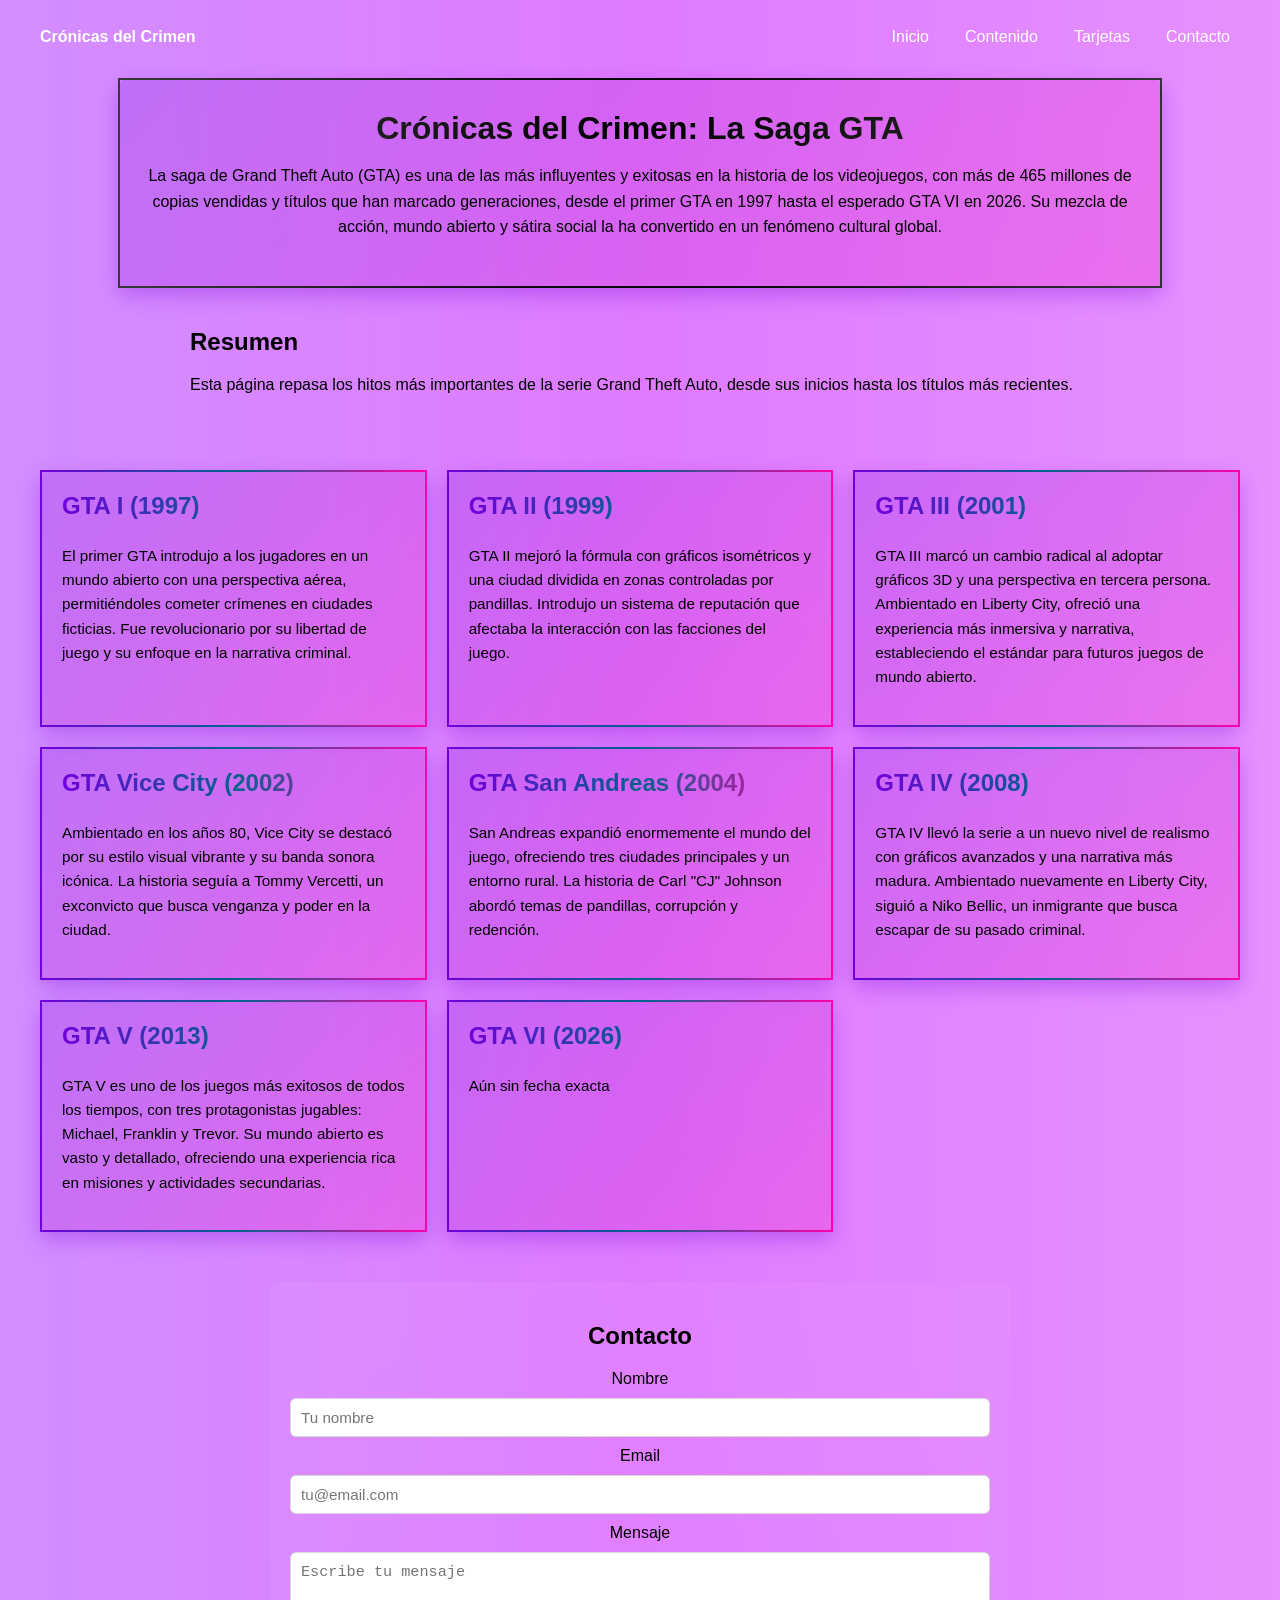
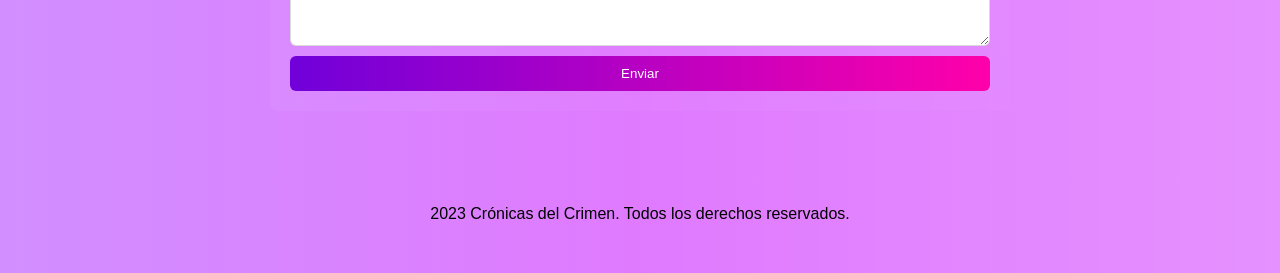
<file: Diagnostico/index.html>
<!DOCTYPE html>
<html lang="es">
<head>
    <meta charset="UTF-8">
    <meta name="viewport" content="width=device-width, initial-scale=1.0">
    <link rel="stylesheet" href="css/style.css">
    <title>Actividad diagnóstica</title>
</head>
<body>
    <header>
        <nav class="nav">
            <div class="logo">Crónicas del Crimen</div>
            <ul class="nav-links">
                <li><a href="#hero">Inicio</a></li>
                <li><a href="#contenido">Contenido</a></li>
                <li><a href="#tarjetas">Tarjetas</a></li>
                <li><a href="#contacto">Contacto</a></li>
            </ul>
        </nav>
    </header>

    <section id="hero" class="hero cards">
        <h1>Crónicas del Crimen: La Saga GTA</h1>
        <p>La saga de Grand Theft Auto (GTA) es una de las más influyentes y exitosas en la historia de los videojuegos, con más de 465 millones de copias vendidas y títulos que han marcado generaciones, desde el primer GTA en 1997 hasta el esperado GTA VI en 2026. Su mezcla de acción, mundo abierto y sátira social la ha convertido en un fenómeno cultural global.</p>
    </section>

    <main>
        <section id="contenido" class="contenido">
            <h2>Resumen</h2>
            <p>Esta página repasa los hitos más importantes de la serie Grand Theft Auto, desde sus inicios hasta los títulos más recientes.</p>
        </section>

        <section id="tarjetas" class="cards-container">
            <div class="card">
                <h3>GTA I (1997)</h3>
                <p>El primer GTA introdujo a los jugadores en un mundo abierto con una perspectiva aérea, permitiéndoles cometer crímenes en ciudades ficticias. Fue revolucionario por su libertad de juego y su enfoque en la narrativa criminal.</p>
            </div>

            <div class="card">
                <h3>GTA II (1999)</h3>
                <p>GTA II mejoró la fórmula con gráficos isométricos y una ciudad dividida en zonas controladas por pandillas. Introdujo un sistema de reputación que afectaba la interacción con las facciones del juego.</p>
            </div>

            <div class="card">
                <h3>GTA III (2001)</h3>
                <p>GTA III marcó un cambio radical al adoptar gráficos 3D y una perspectiva en tercera persona. Ambientado en Liberty City, ofreció una experiencia más inmersiva y narrativa, estableciendo el estándar para futuros juegos de mundo abierto.</p>
            </div>

            <div class="card">
                <h3>GTA Vice City (2002)</h3>
                <p>Ambientado en los años 80, Vice City se destacó por su estilo visual vibrante y su banda sonora icónica. La historia seguía a Tommy Vercetti, un exconvicto que busca venganza y poder en la ciudad.</p>
            </div>

            <div class="card">
                <h3>GTA San Andreas (2004)</h3>
                <p>San Andreas expandió enormemente el mundo del juego, ofreciendo tres ciudades principales y un entorno rural. La historia de Carl "CJ" Johnson abordó temas de pandillas, corrupción y redención.</p>
            </div>

            <div class="card">
                <h3>GTA IV (2008)</h3>
                <p>GTA IV llevó la serie a un nuevo nivel de realismo con gráficos avanzados y una narrativa más madura. Ambientado nuevamente en Liberty City, siguió a Niko Bellic, un inmigrante que busca escapar de su pasado criminal.</p>
            </div>

            <div class="card">
                <h3>GTA V (2013)</h3>
                <p>GTA V es uno de los juegos más exitosos de todos los tiempos, con tres protagonistas jugables: Michael, Franklin y Trevor. Su mundo abierto es vasto y detallado, ofreciendo una experiencia rica en misiones y actividades secundarias.</p>
            </div>

            <div class="card">
                <h3>GTA VI (2026)</h3>
                <p>Aún sin fecha exacta</p>
            </div>
        </section>

        <section id="contacto" class="contacto">
            <h2>Contacto</h2>
            <form action="#" method="post" class="contact-form">
                <label for="nombre">Nombre</label>
                <input type="text" id="nombre" name="nombre" placeholder="Tu nombre">

                <label for="email">Email</label>
                <input type="email" id="email" name="email" placeholder="tu@email.com">

                <label for="mensaje">Mensaje</label>
                <textarea id="mensaje" name="mensaje" rows="4" placeholder="Escribe tu mensaje"></textarea>

                <button type="submit">Enviar</button>
            </form>
        </section>
    </main>

    <footer>
        <p>2023 Crónicas del Crimen. Todos los derechos reservados.</p>
    </footer>
</body>
</html>
</file>
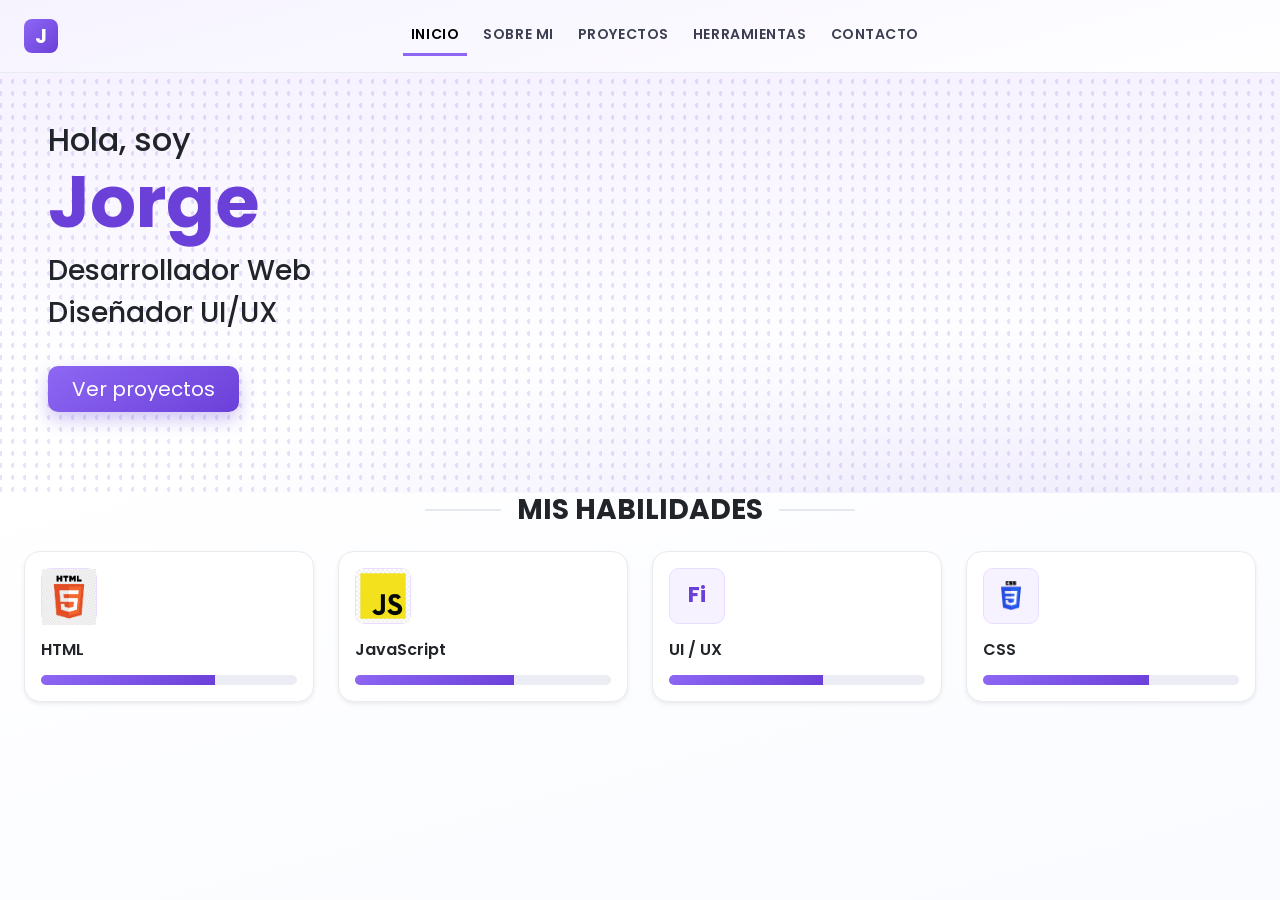
<file: proyecto_final/index.html>
<!DOCTYPE html>
<html lang="es">
<head>
    <meta charset="UTF-8">
    <meta name="viewport" content="width=device-width, initial-scale=1.0">
    <title>Inicio</title>
    <link href="https://cdn.jsdelivr.net/npm/bootstrap@5.3.8/dist/css/bootstrap.min.css" rel="stylesheet">
    <link rel="stylesheet" href="https://cdn.jsdelivr.net/npm/bootstrap-icons@1.11.3/font/bootstrap-icons.min.css">
    <link rel="stylesheet" href="assets/css/styles.css">
    <link href="https://fonts.googleapis.com/css2?family=Poppins:wght@400;500;600;700;800&display=swap" rel="stylesheet">
</head>
<body>
        <header class="border-bottom border-light-subtle">
            <nav class="navbar navbar-expand-md px-3 px-md-4 py-3">
                <a class="navbar-brand p-0" href="#" aria-label="Inicio">
                    <span class="brand-initial">J</span>
                </a>
                <button class="navbar-toggler border-0 p-0" type="button" data-bs-toggle="collapse" data-bs-target="#mainNav" aria-controls="mainNav" aria-expanded="false" aria-label="Mostrar menu">
                    <span class="navbar-toggler-icon"></span>
                </button>
                <div class="collapse navbar-collapse justify-content-center" id="mainNav">
                    <ul class="navbar-nav gap-md-2 text-uppercase fw-semibold small">
                        <li class="nav-item"><a class="nav-link active" aria-current="page" href="#">Inicio</a></li>
                        <li class="nav-item"><a class="nav-link" href="sobre-mi.html">Sobre mi</a></li>
                        <li class="nav-item"><a class="nav-link" href="proyecto.html">Proyectos</a></li>
                        <li class="nav-item"><a class="nav-link" href="herramientas.html">Herramientas</a></li>
                        <li class="nav-item"><a class="nav-link" href="contecto.html">Contacto</a></li>
                    </ul>
                </div>
            </nav>
        </header>

        <main>
            <section class="hero px-4 px-md-5 py-5">
                <div class="col-12 col-lg-7">
                    <h2 class="fw-medium mb-0">Hola, soy</h2>
                    <h1 class="display-2 fw-bolder text-primary mb-1">Jorge</h1>
                    <p class="fs-3 fw-medium mb-0 text-dark">Desarrollador Web</p>
                    <p class="fs-3 fw-medium text-dark">Diseñador UI/UX</p>
                    <a href="proyecto.html" class="btn btn-brand btn-lg mt-3 px-4">Ver proyectos</a>
                </div>
            </section>
            <section class="px-3 px-md-4 pb-4 pb-md-5" aria-labelledby="skills-title">
                <div class="d-flex align-items-center justify-content-center gap-3 mb-4">
                    <span class="line"></span>
                    <h3 id="skills-title" class="fw-bold mb-0">MIS HABILIDADES</h3>
                    <span class="line"></span>
                </div>

                <div class="row g-3 g-md-4">
                    <div class="col-6 col-md-3">
                        <article class="card h-100 border-light-subtle rounded-4 shadow-sm p-3">
                            <div class="skill-icon mb-3">
                                <img src="assets/img/logo-html5.png" alt="Icono de HTML y CSS" class="img-fluid skill-icon-img">
                            </div>
                            <h4 class="h6 fw-semibold mb-3">HTML</h4>
                            <div class="progress rounded-pill" role="progressbar" aria-label="HTML CSS" aria-valuenow="68" aria-valuemin="0" aria-valuemax="100">
                                <div class="progress-bar progress-brand" style="width: 68%"></div>
                            </div>
                        </article>
                    </div>

                    <div class="col-6 col-md-3">
                        <article class="card h-100 border-light-subtle rounded-4 shadow-sm p-3">
                            <div class="skill-icon mb-3">
                                <img src="assets/img/logo-javascript.png" alt="Icono de JavaScript" class="img-fluid skill-icon-img">
                            </div>
                            <h4 class="h6 fw-semibold mb-3">JavaScript</h4>
                            <div class="progress rounded-pill" role="progressbar" aria-label="JavaScript" aria-valuenow="62" aria-valuemin="0" aria-valuemax="100">
                                <div class="progress-bar progress-brand" style="width: 62%"></div>
                            </div>
                        </article>
                    </div>

                    <div class="col-6 col-md-3">
                        <article class="card h-100 border-light-subtle rounded-4 shadow-sm p-3">
                            <div class="skill-icon mb-3">Fi</div>
                            <h4 class="h6 fw-semibold mb-3">UI / UX</h4>
                            <div class="progress rounded-pill" role="progressbar" aria-label="UI UX" aria-valuenow="60" aria-valuemin="0" aria-valuemax="100">
                                <div class="progress-bar progress-brand" style="width: 60%"></div>
                            </div>
                        </article>
                    </div>

                    <div class="col-6 col-md-3">
                        <article class="card h-100 border-light-subtle rounded-4 shadow-sm p-3">
                            <div class="skill-icon mb-3">
                                <img src="assets/img/logo-css.png" alt="Icono de CSS" class="img-fluid skill-icon-img">
                            </div>
                            <h4 class="h6 fw-semibold mb-3">CSS</h4>
                            <div class="progress rounded-pill" role="progressbar" aria-label="CSS" aria-valuenow="65" aria-valuemin="0" aria-valuemax="100">
                                <div class="progress-bar progress-brand" style="width: 65%"></div>
                            </div>
                        </article>
                    </div>
                </div>
            </section>
        </main>


    <script src="https://cdn.jsdelivr.net/npm/bootstrap@5.3.8/dist/js/bootstrap.bundle.min.js"></script>
</body>
</html>
</file>
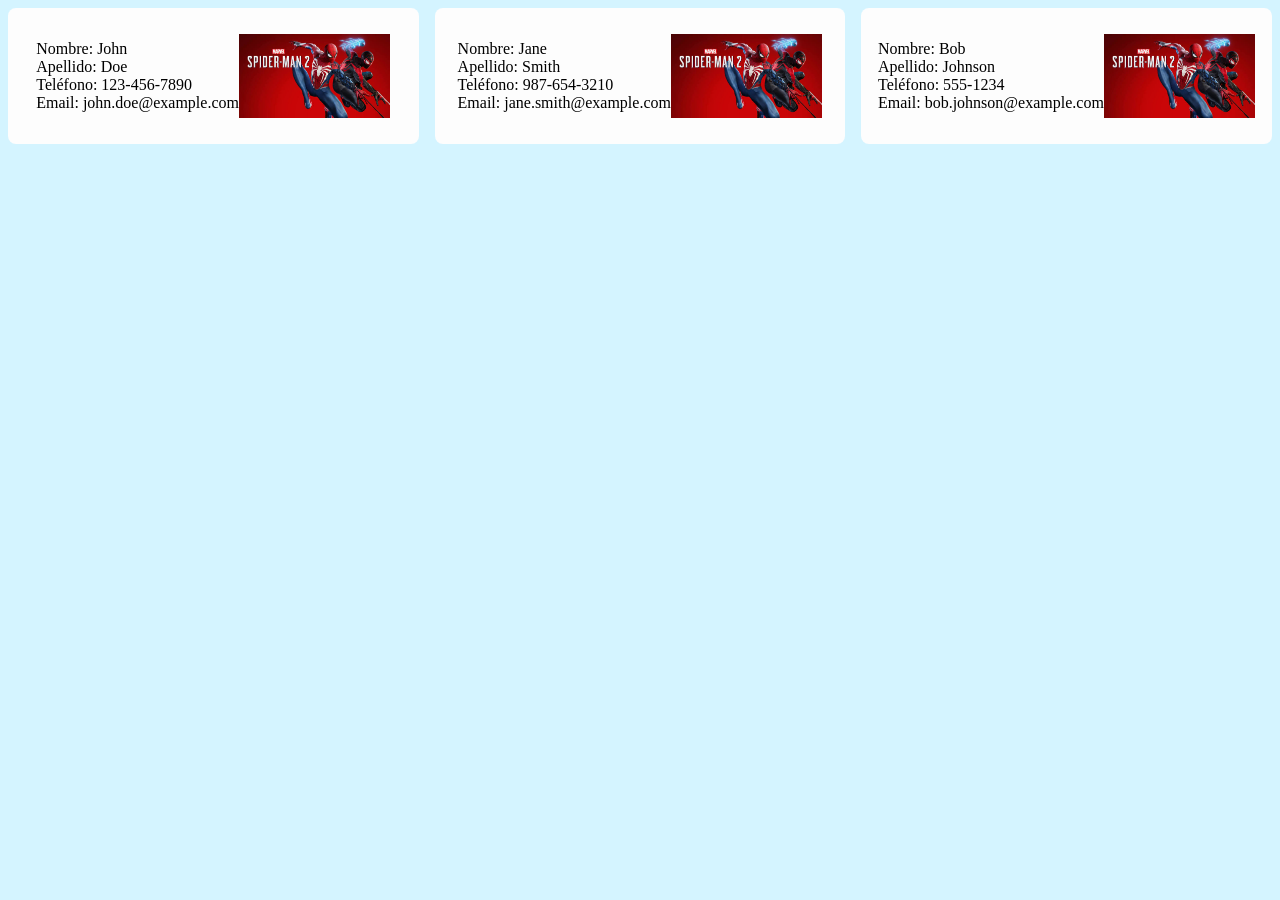
<file: Segundo_parcial/examen/ejercicio_1/index.html>
<!DOCTYPE html>
<html lang="en">
<head>
    <meta charset="UTF-8">
    <meta name="viewport" content="width=device-width, initial-scale=1.0">
    <title>Directorio</title>
    <link rel="stylesheet" href="assets/css/style.css">
</head>
<body>
    <section class="grid-directorio">
        <div class="card-usuario">
            <p>Nombre: John
            <br>
            Apellido: Doe
            <br>
            Teléfono: 123-456-7890
            <br>
           Email: john.doe@example.com</p>
           <img src="assets/img/usuario.jpg" alt="Usuario">
        </div>
        <div class="card-usuario">
            <p>Nombre: Jane
            <br>
            Apellido: Smith
            <br>
            Teléfono: 987-654-3210
            <br>
            Email: jane.smith@example.com</p>
            <img src="assets/img/usuario.jpg" alt="Usuario">
        </div>
        <div class="card-usuario">
            <p>Nombre: Bob
            <br>
            Apellido: Johnson
            <br>
            Teléfono: 555-1234
            <br>
            Email: bob.johnson@example.com</p>
            <img src="assets/img/usuario.jpg" alt="Usuario">
        </div>
    </section>
</body>
</html>
</file>
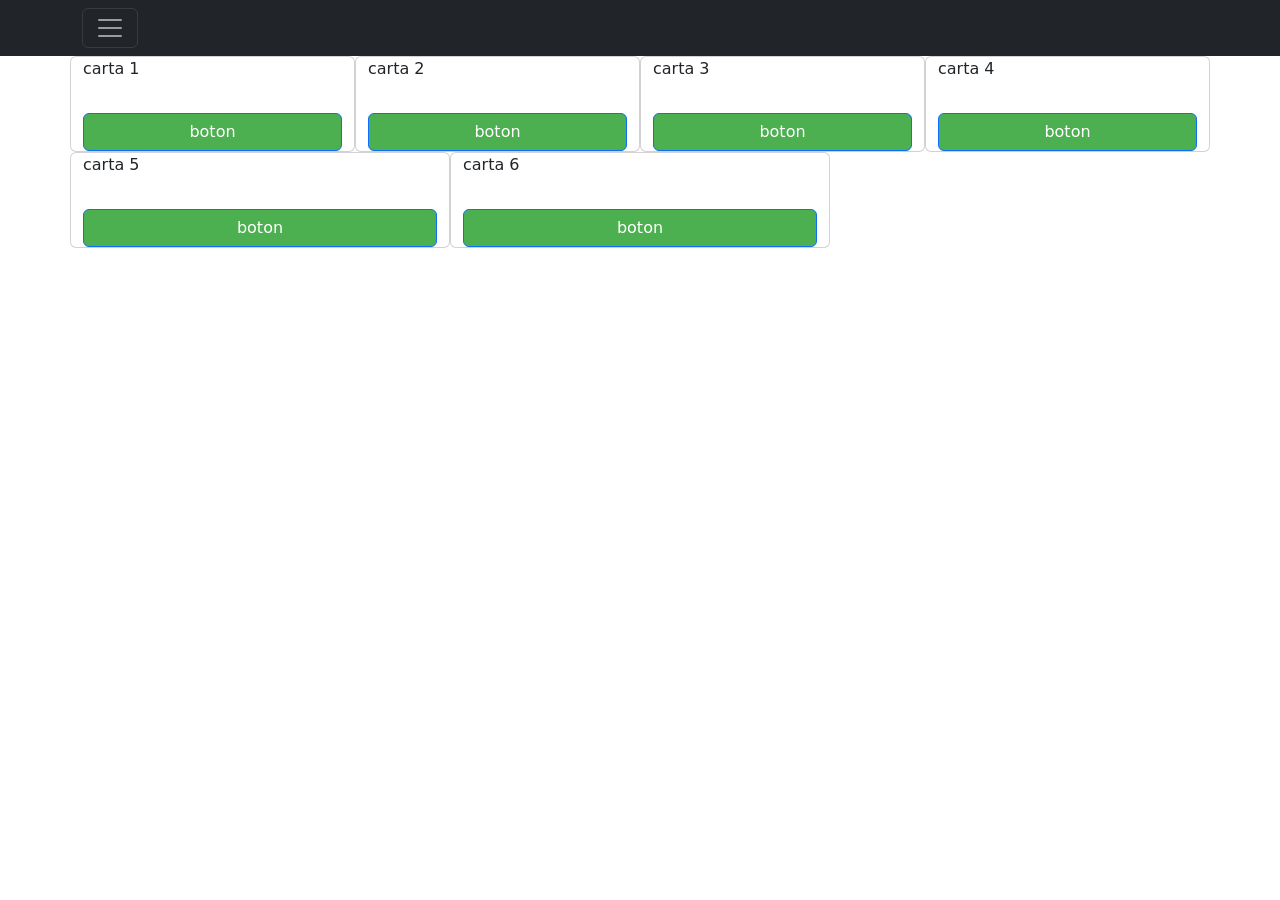
<file: Segundo_parcial/examen/ejercicio_2/index.html>
<!DOCTYPE html>
<html lang="en">
<head>
    <meta charset="UTF-8">
    <meta name="viewport" content="width=device-width, initial-scale=1.0">
    <title>bootstrap</title>
    <link href="https://cdn.jsdelivr.net/npm/bootstrap@5.3.0-alpha1/dist/css/bootstrap.min.css" rel="stylesheet">
    <link rel="stylesheet" href="assets/css/style.css">
</head>
<body>
    <nav class="navbar navbar-expand-xs navbar-dark bg-dark">
        <div class="container-md">
            <button class="navbar-toggler" type="button" data-bs-toggle="collapse" data-bs-target="#navbarNav" aria-controls="navbarNav">
                <span class="navbar-toggler-icon"></span>
            </button>
            <div class="collapse navbar-collapse" id="navbarNav">
                <ul class="navbar-nav">
                    <li class="nav-item">
                        <a class="nav-link active text-light" aria-current="page" href="#">incio</a>
                    </li>
                    <li class="nav-item">
                        <a class="nav-link text-light" href="#">contenido</a>
                    </li>
                    <li class="nav-item">
                        <a class="nav-link text-light" href="#">cartas</a>
                    </li>
                    <li class="nav-item">
                        <a class="nav-link disabled text-light" href="#">contacto</a>
                    </li>
                </ul>
            </div>
        </div>
    </nav>
    <main>
        <section class="container">
            <div class="row ">
                <div class=" card col-xs-12 col-sm-6 col-lg-3">
                    <p>carta 1</p>
                    <button id="boton" class="btn btn-primary mt-3" data-bs-toggle="modal" data-bs-target="#exampleModal">boton</button>
                </div>
                <div class=" card col-xs-12 col-sm-6 col-lg-3">
                    <p>carta 2</p>
                    <button id="boton" class="btn btn-primary mt-3" data-bs-toggle="modal" data-bs-target="#exampleModal">boton</button>
                </div>
                <div class=" card col-xs-12 col-sm-6 col-lg-3">
                    <p>carta 3</p>
                    <button id="boton" class="btn btn-primary mt-3" data-bs-toggle="modal" data-bs-target="#exampleModal">boton</button>
                </div>
                <div class=" card col-xs-12 col-sm-6 col-lg-3">
                    <p>carta 4</p>
                    <button id="boton" class="btn btn-primary mt-3" data-bs-toggle="modal" data-bs-target="#exampleModal">boton</button>
                </div>
                <div class=" card col-xs-12 col-sm-6 col-lg-4">
                    <p>carta 5</p>
                    <button id="boton" class="btn btn-primary mt-3" data-bs-toggle="modal" data-bs-target="#exampleModal">boton</button>
                </div>
                <div class=" card col-xs-12 col-sm-6 col-lg-4">
                    <p>carta 6</p>
                    <button id="boton" class="btn btn-primary mt-3" data-bs-toggle="modal" data-bs-target="#exampleModal">boton</button>
                </div>
            </div>
        </section>
    </main>
    <div class="modal fade" id="exampleModal">
        <div class="modal-dialog">
            <div class="modal-content">
                <div class="modal-header">
                    <h1 class="modal-title fs-5" id="exampleModalLabel">Ejemplo de modal</h1>
                </div>
                <div class="modal-body">
                    <p>Contenido del modal</p>
                </div>
                <div class="modal-footer">
                    <button type="button" class="btn btn-secondary" data-bs-dismiss="modal">Cerrar</button>
                </div>
            </div>
        </div>
    </div>
    <script src="https://cdn.jsdelivr.net/npm/bootstrap@5.3.0-alpha1/dist/js/bootstrap.bundle.min.js"></script>
</body>
</html>
</file>
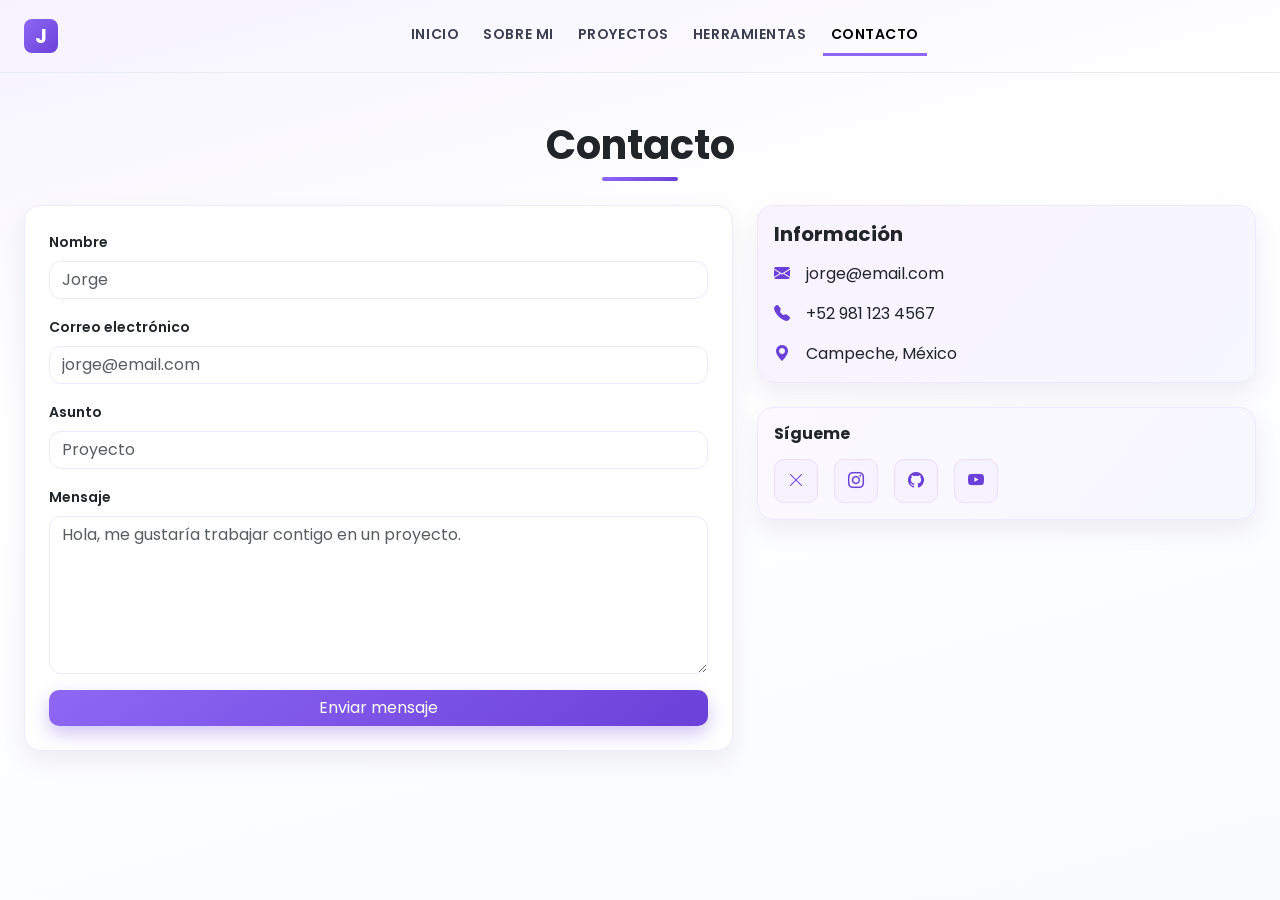
<file: proyecto_final/contecto.html>
<!DOCTYPE html>
<html lang="es">
<head>
    <meta charset="UTF-8">
    <meta name="viewport" content="width=device-width, initial-scale=1.0">
    <title>Contacto</title>
    <link href="https://cdn.jsdelivr.net/npm/bootstrap@5.3.8/dist/css/bootstrap.min.css" rel="stylesheet">
    <link rel="stylesheet" href="https://cdn.jsdelivr.net/npm/bootstrap-icons@1.11.3/font/bootstrap-icons.min.css">
    <link rel="stylesheet" href="assets/css/styles.css">
    <link href="https://fonts.googleapis.com/css2?family=Poppins:wght@400;500;600;700;800&display=swap" rel="stylesheet">
</head>
<body>
    <header class="border-bottom border-light-subtle">
        <nav class="navbar navbar-expand-md px-3 px-md-4 py-3">
            <a class="navbar-brand p-0" href="index.html" aria-label="Inicio">
                <span class="brand-initial">J</span>
            </a>
            <button class="navbar-toggler border-0 p-0" type="button" data-bs-toggle="collapse" data-bs-target="#mainNav" aria-controls="mainNav" aria-expanded="false" aria-label="Mostrar menu">
                <span class="navbar-toggler-icon"></span>
            </button>
            <div class="collapse navbar-collapse justify-content-center" id="mainNav">
                <ul class="navbar-nav gap-md-2 text-uppercase fw-semibold small">
                    <li class="nav-item"><a class="nav-link" href="index.html">Inicio</a></li>
                    <li class="nav-item"><a class="nav-link" href="sobre-mi.html">Sobre mi</a></li>
                    <li class="nav-item"><a class="nav-link" href="proyecto.html">Proyectos</a></li>
                    <li class="nav-item"><a class="nav-link" href="herramientas.html">Herramientas</a></li>
                    <li class="nav-item"><a class="nav-link active" aria-current="page" href="contecto.html">Contacto</a></li>
                </ul>
            </div>
        </nav>
    </header>

    <main class="px-3 px-md-4 py-4 py-md-5">
        <section class="mb-4 mb-md-5">
            <h1 class="text-center fw-bold mb-2">Contacto</h1>
            <div class="d-flex justify-content-center mb-4">
                <span class="title-underline"></span>
            </div>

            <div class="row g-4">
                <div class="col-12 col-md-7">
                    <div class="card rounded-4 p-4 shadow-soft contact-card">
                        <form>
                            <div class="mb-3">
                                <label class="form-label small fw-semibold">Nombre</label>
                                <input type="text" class="form-control contact-input" placeholder="Jorge">
                            </div>

                            <div class="mb-3">
                                <label class="form-label small fw-semibold">Correo electrónico</label>
                                <input type="email" class="form-control contact-input" placeholder="jorge@email.com">
                            </div>

                            <div class="mb-3">
                                <label class="form-label small fw-semibold">Asunto</label>
                                <input type="text" class="form-control contact-input" placeholder="Proyecto">
                            </div>

                            <div class="mb-3">
                                <label class="form-label small fw-semibold">Mensaje</label>
                                <textarea class="form-control contact-input" rows="6" placeholder="Hola, me gustaría trabajar contigo en un proyecto."></textarea>
                            </div>

                            <div class="d-grid">
                                <button type="submit" class="btn btn-brand">Enviar mensaje</button>
                            </div>
                        </form>
                    </div>
                </div>

                <div class="col-12 col-md-5">
                    <div class="card rounded-4 p-3 mb-4 shadow-soft contact-info">
                        <h3 class="h5 fw-bold mb-3">Información</h3>
                        <ul class="list-unstyled mb-0">
                            <li class="d-flex align-items-center mb-3"><i class="bi bi-envelope-fill me-3 text-primary"></i> <span>jorge@email.com</span></li>
                            <li class="d-flex align-items-center mb-3"><i class="bi bi-telephone-fill me-3 text-primary"></i> <span>+52 981 123 4567</span></li>
                            <li class="d-flex align-items-center"><i class="bi bi-geo-alt-fill me-3 text-primary"></i> <span>Campeche, México</span></li>
                        </ul>
                    </div>

                    <div class="card rounded-4 p-3 shadow-soft follow-card">
                        <h4 class="h6 fw-bold mb-3">Sígueme</h4>
                        <div class="d-flex gap-3">
                            <a href="#" class="social-icon"><i class="bi bi-x-lg"></i></a>
                            <a href="#" class="social-icon"><i class="bi bi-instagram"></i></a>
                            <a href="#" class="social-icon"><i class="bi bi-github"></i></a>
                            <a href="#" class="social-icon"><i class="bi bi-youtube"></i></a>
                        </div>
                    </div>
                </div>
            </div>
        </section>
    </main>

    <script src="https://cdn.jsdelivr.net/npm/bootstrap@5.3.8/dist/js/bootstrap.bundle.min.js"></script>
</body>
</html>
</file>
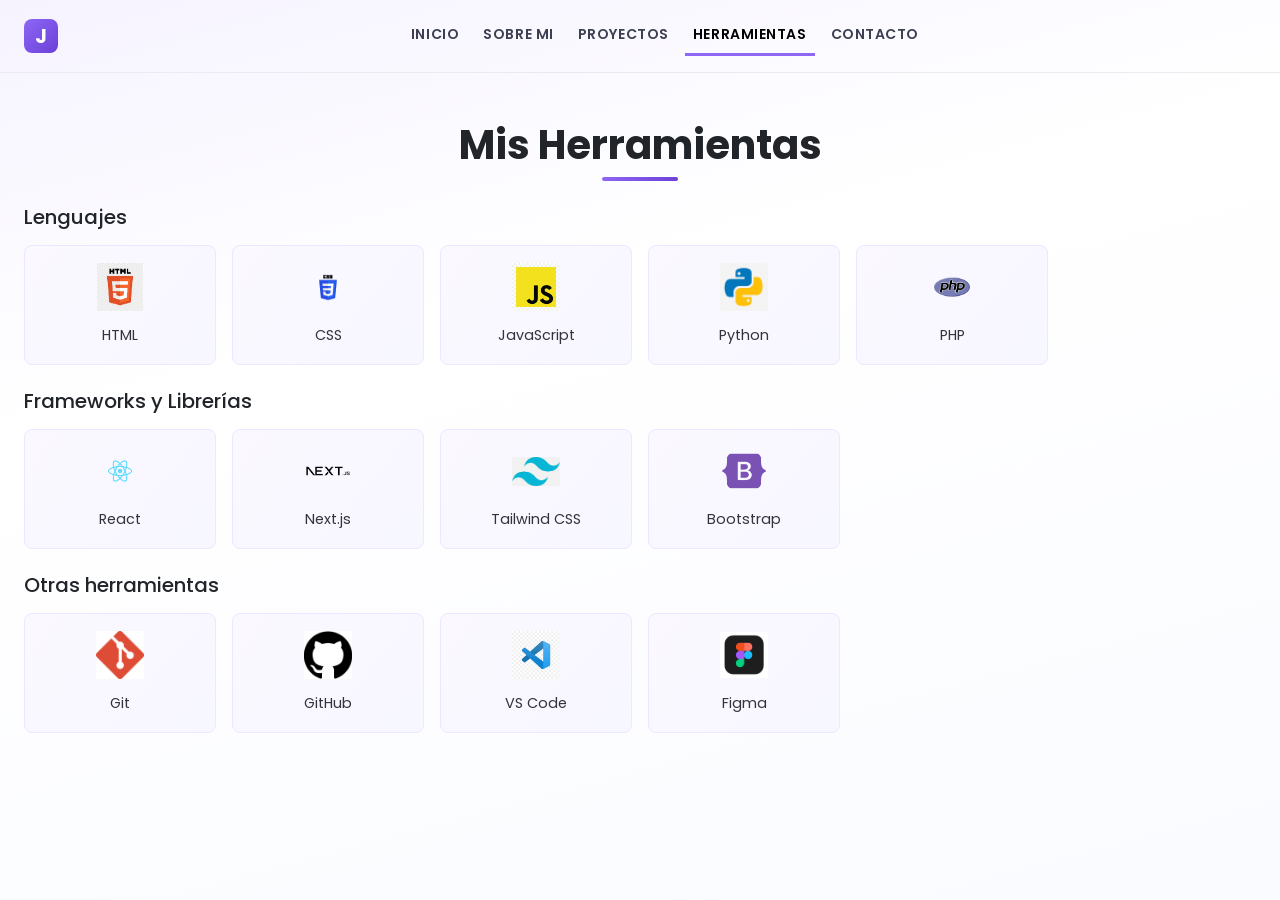
<file: proyecto_final/herramientas.html>
<!DOCTYPE html>
<html lang="es">
<head>
    <meta charset="UTF-8">
    <meta name="viewport" content="width=device-width, initial-scale=1.0">
    <title>Herramientas</title>
    <link href="https://cdn.jsdelivr.net/npm/bootstrap@5.3.8/dist/css/bootstrap.min.css" rel="stylesheet">
    <link rel="stylesheet" href="https://cdn.jsdelivr.net/npm/bootstrap-icons@1.11.3/font/bootstrap-icons.min.css">
    <link rel="stylesheet" href="assets/css/styles.css">
    <link href="https://fonts.googleapis.com/css2?family=Poppins:wght@400;500;600;700;800&display=swap" rel="stylesheet">
</head>
<body>
    <header class="border-bottom border-light-subtle">
        <nav class="navbar navbar-expand-md px-3 px-md-4 py-3">
            <a class="navbar-brand p-0" href="index.html" aria-label="Inicio">
                <span class="brand-initial">J</span>
            </a>
            <button class="navbar-toggler border-0 p-0" type="button" data-bs-toggle="collapse" data-bs-target="#mainNav" aria-controls="mainNav" aria-expanded="false" aria-label="Mostrar menu">
                <span class="navbar-toggler-icon"></span>
            </button>
            <div class="collapse navbar-collapse justify-content-center" id="mainNav">
                <ul class="navbar-nav gap-md-2 text-uppercase fw-semibold small">
                    <li class="nav-item"><a class="nav-link" href="index.html">Inicio</a></li>
                    <li class="nav-item"><a class="nav-link" href="sobre-mi.html">Sobre mi</a></li>
                    <li class="nav-item"><a class="nav-link" href="proyecto.html">Proyectos</a></li>
                    <li class="nav-item"><a class="nav-link active" aria-current="page" href="herramientas.html">Herramientas</a></li>
                    <li class="nav-item"><a class="nav-link" href="contecto.html">Contacto</a></li>
                </ul>
            </div>
        </nav>
    </header>

    <main class="px-3 px-md-4 py-4 py-md-5">
        <section class="mb-4 mb-md-5">
            <h1 class="text-center fw-bold mb-2">Mis Herramientas</h1>
            <div class="d-flex justify-content-center mb-4">
                <span class="title-underline"></span>
            </div>

            <h3 class="h5 mb-3">Lenguajes</h3>
            <div class="row g-3 mb-4">
                <div class="col-4 col-sm-3 col-md-2 text-center">
                    <div class="tool-card p-3 rounded-3">
                        <img src="assets/img/logo-html5.png" alt="HTML" class="tool-img mb-2">
                        <div class="tool-label">HTML</div>
                    </div>
                </div>
                <div class="col-4 col-sm-3 col-md-2 text-center">
                    <div class="tool-card p-3 rounded-3">
                        <img src="assets/img/logo-css.png" alt="CSS" class="tool-img mb-2">
                        <div class="tool-label">CSS</div>
                    </div>
                </div>
                <div class="col-4 col-sm-3 col-md-2 text-center">
                    <div class="tool-card p-3 rounded-3">
                        <img src="assets/img/logo-javascript.png" alt="JavaScript" class="tool-img mb-2">
                        <div class="tool-label">JavaScript</div>
                    </div>
                </div>
                <div class="col-4 col-sm-3 col-md-2 text-center">
                    <div class="tool-card p-3 rounded-3">
                        <img src="assets/img/logo-python.png" alt="Python" class="tool-img mb-2">
                        <div class="tool-label">Python</div>
                    </div>
                </div>
                <div class="col-4 col-sm-3 col-md-2 text-center">
                    <div class="tool-card p-3 rounded-3">
                        <img src="assets/img/logo-php.png" alt="PHP" class="tool-img mb-2">
                        <div class="tool-label">PHP</div>
                    </div>
                </div>
            </div>

            <h3 class="h5 mb-3">Frameworks y Librerías</h3>
            <div class="row g-3 mb-4">
                <div class="col-4 col-sm-3 col-md-2 text-center">
                    <div class="tool-card p-3 rounded-3">
                        <img src="assets/img/logo-react.png" alt="React" class="tool-img mb-2">
                        <div class="tool-label">React</div>
                    </div>
                </div>
                <div class="col-4 col-sm-3 col-md-2 text-center">
                    <div class="tool-card p-3 rounded-3">
                        <img src="assets/img/logo-next-js.png" alt="Next.js" class="tool-img mb-2">
                        <div class="tool-label">Next.js</div>
                    </div>
                </div>
                <div class="col-4 col-sm-3 col-md-2 text-center">
                    <div class="tool-card p-3 rounded-3">
                        <img src="assets/img/logo-tailwind.png" alt="Tailwind" class="tool-img mb-2">
                        <div class="tool-label">Tailwind CSS</div>
                    </div>
                </div>
                <div class="col-4 col-sm-3 col-md-2 text-center">
                    <div class="tool-card p-3 rounded-3">
                        <img src="assets/img/logo-bootstrap.png" alt="Bootstrap" class="tool-img mb-2">
                        <div class="tool-label">Bootstrap</div>
                    </div>
                </div>
            </div>

            <h3 class="h5 mb-3">Otras herramientas</h3>
            <div class="row g-3">
                <div class="col-4 col-sm-3 col-md-2 text-center">
                    <div class="tool-card p-3 rounded-3">
                        <img src="assets/img/logo-git.png" alt="Git" class="tool-img mb-2">
                        <div class="tool-label">Git</div>
                    </div>
                </div>
                <div class="col-4 col-sm-3 col-md-2 text-center">
                    <div class="tool-card p-3 rounded-3">
                        <img src="assets/img/logo-github.png" alt="GitHub" class="tool-img mb-2">
                        <div class="tool-label">GitHub</div>
                    </div>
                </div>
                <div class="col-4 col-sm-3 col-md-2 text-center">
                    <div class="tool-card p-3 rounded-3">
                        <img src="assets/img/logo-vscode.png" alt="VS Code" class="tool-img mb-2">
                        <div class="tool-label">VS Code</div>
                    </div>
                </div>
                <div class="col-4 col-sm-3 col-md-2 text-center">
                    <div class="tool-card p-3 rounded-3">
                        <img src="assets/img/logo-figma.png" alt="Figma" class="tool-img mb-2">
                        <div class="tool-label">Figma</div>
                    </div>
                </div>
            </div>
        </section>
    </main>

    <script src="https://cdn.jsdelivr.net/npm/bootstrap@5.3.8/dist/js/bootstrap.bundle.min.js"></script>
</body>
</html>
</file>
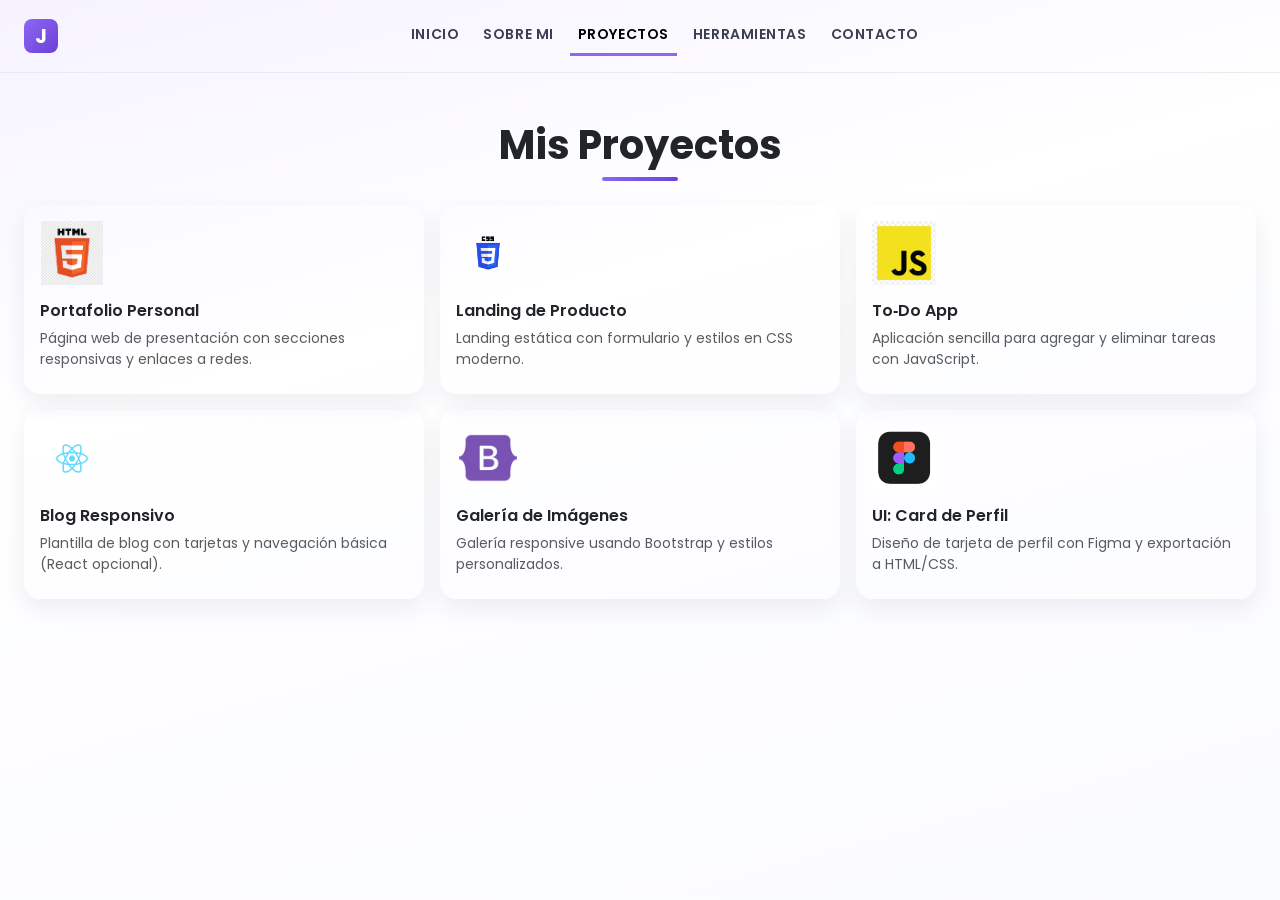
<file: proyecto_final/proyecto.html>
<!DOCTYPE html>
<html lang="es">
<head>
    <meta charset="UTF-8">
    <meta name="viewport" content="width=device-width, initial-scale=1.0">
    <title>Proyectos</title>
    <link href="https://cdn.jsdelivr.net/npm/bootstrap@5.3.8/dist/css/bootstrap.min.css" rel="stylesheet">
    <link rel="stylesheet" href="assets/css/styles.css">
    <link href="https://fonts.googleapis.com/css2?family=Poppins:wght@400;500;600;700;800&display=swap" rel="stylesheet">
</head>
<body>
    <header class="border-bottom border-light-subtle">
        <nav class="navbar navbar-expand-md px-3 px-md-4 py-3">
            <a class="navbar-brand p-0" href="index.html" aria-label="Inicio">
                <span class="brand-initial">J</span>
            </a>
            <button class="navbar-toggler border-0 p-0" type="button" data-bs-toggle="collapse" data-bs-target="#mainNav" aria-controls="mainNav" aria-expanded="false" aria-label="Mostrar menu">
                <span class="navbar-toggler-icon"></span>
            </button>
            <div class="collapse navbar-collapse justify-content-center" id="mainNav">
                <ul class="navbar-nav gap-md-2 text-uppercase fw-semibold small">
                    <li class="nav-item"><a class="nav-link" href="index.html">Inicio</a></li>
                    <li class="nav-item"><a class="nav-link" href="sobre-mi.html">Sobre mi</a></li>
                    <li class="nav-item"><a class="nav-link active" aria-current="page" href="proyecto.html">Proyectos</a></li>
                    <li class="nav-item"><a class="nav-link" href="herramientas.html">Herramientas</a></li>
                    <li class="nav-item"><a class="nav-link" href="contecto.html">Contacto</a></li>
                </ul>
            </div>
        </nav>
    </header>

    <main class="px-3 px-md-4 py-4 py-md-5">
        <section class="mb-4 mb-md-5">
            <h1 class="text-center fw-bold mb-2">Mis Proyectos</h1>
            <div class="d-flex justify-content-center mb-4">
                <span class="title-underline"></span>
            </div>
            <div class="row g-3">
                <!-- Proyecto 1 -->
                <div class="col-12 col-sm-6 col-md-4">
                    <article class="project-card rounded-4 p-3 shadow-soft">
                        <img src="assets/img/logo-html5.png" alt="Portafolio" class="project-thumb mb-3">
                        <h3 class="h6 fw-semibold">Portafolio Personal</h3>
                        <p class="mb-2 text-muted small">Página web de presentación con secciones responsivas y enlaces a redes.</p>
                    </article>
                </div>

                <!-- Proyecto 2 -->
                <div class="col-12 col-sm-6 col-md-4">
                    <article class="project-card rounded-4 p-3 shadow-soft">
                        <img src="assets/img/logo-css.png" alt="Landing" class="project-thumb mb-3">
                        <h3 class="h6 fw-semibold">Landing de Producto</h3>
                        <p class="mb-2 text-muted small">Landing estática con formulario y estilos en CSS moderno.</p>
                    </article>
                </div>

                <!-- Proyecto 3 -->
                <div class="col-12 col-sm-6 col-md-4">
                    <article class="project-card rounded-4 p-3 shadow-soft">
                        <img src="assets/img/logo-javascript.png" alt="To-Do" class="project-thumb mb-3">
                        <h3 class="h6 fw-semibold">To‑Do App</h3>
                        <p class="mb-2 text-muted small">Aplicación sencilla para agregar y eliminar tareas con JavaScript.</p>
                    </article>
                </div>

                <!-- Proyecto 4 -->
                <div class="col-12 col-sm-6 col-md-4">
                    <article class="project-card rounded-4 p-3 shadow-soft">
                        <img src="assets/img/logo-react.png" alt="Blog" class="project-thumb mb-3">
                        <h3 class="h6 fw-semibold">Blog Responsivo</h3>
                        <p class="mb-2 text-muted small">Plantilla de blog con tarjetas y navegación básica (React opcional).</p>
                    </article>
                </div>

                <!-- Proyecto 5 -->
                <div class="col-12 col-sm-6 col-md-4">
                    <article class="project-card rounded-4 p-3 shadow-soft">
                        <img src="assets/img/logo-bootstrap.png" alt="Galería" class="project-thumb mb-3">
                        <h3 class="h6 fw-semibold">Galería de Imágenes</h3>
                        <p class="mb-2 text-muted small">Galería responsive usando Bootstrap y estilos personalizados.</p>
                    </article>
                </div>

                <!-- Proyecto 6 -->
                <div class="col-12 col-sm-6 col-md-4">
                    <article class="project-card rounded-4 p-3 shadow-soft">
                        <img src="assets/img/logo-figma.png" alt="Card" class="project-thumb mb-3">
                        <h3 class="h6 fw-semibold">UI: Card de Perfil</h3>
                        <p class="mb-2 text-muted small">Diseño de tarjeta de perfil con Figma y exportación a HTML/CSS.</p>
                    </article>
                </div>
            </div>
        </section>
    </main>

    <script src="https://cdn.jsdelivr.net/npm/bootstrap@5.3.8/dist/js/bootstrap.bundle.min.js"></script>
</body>
</html>
</file>
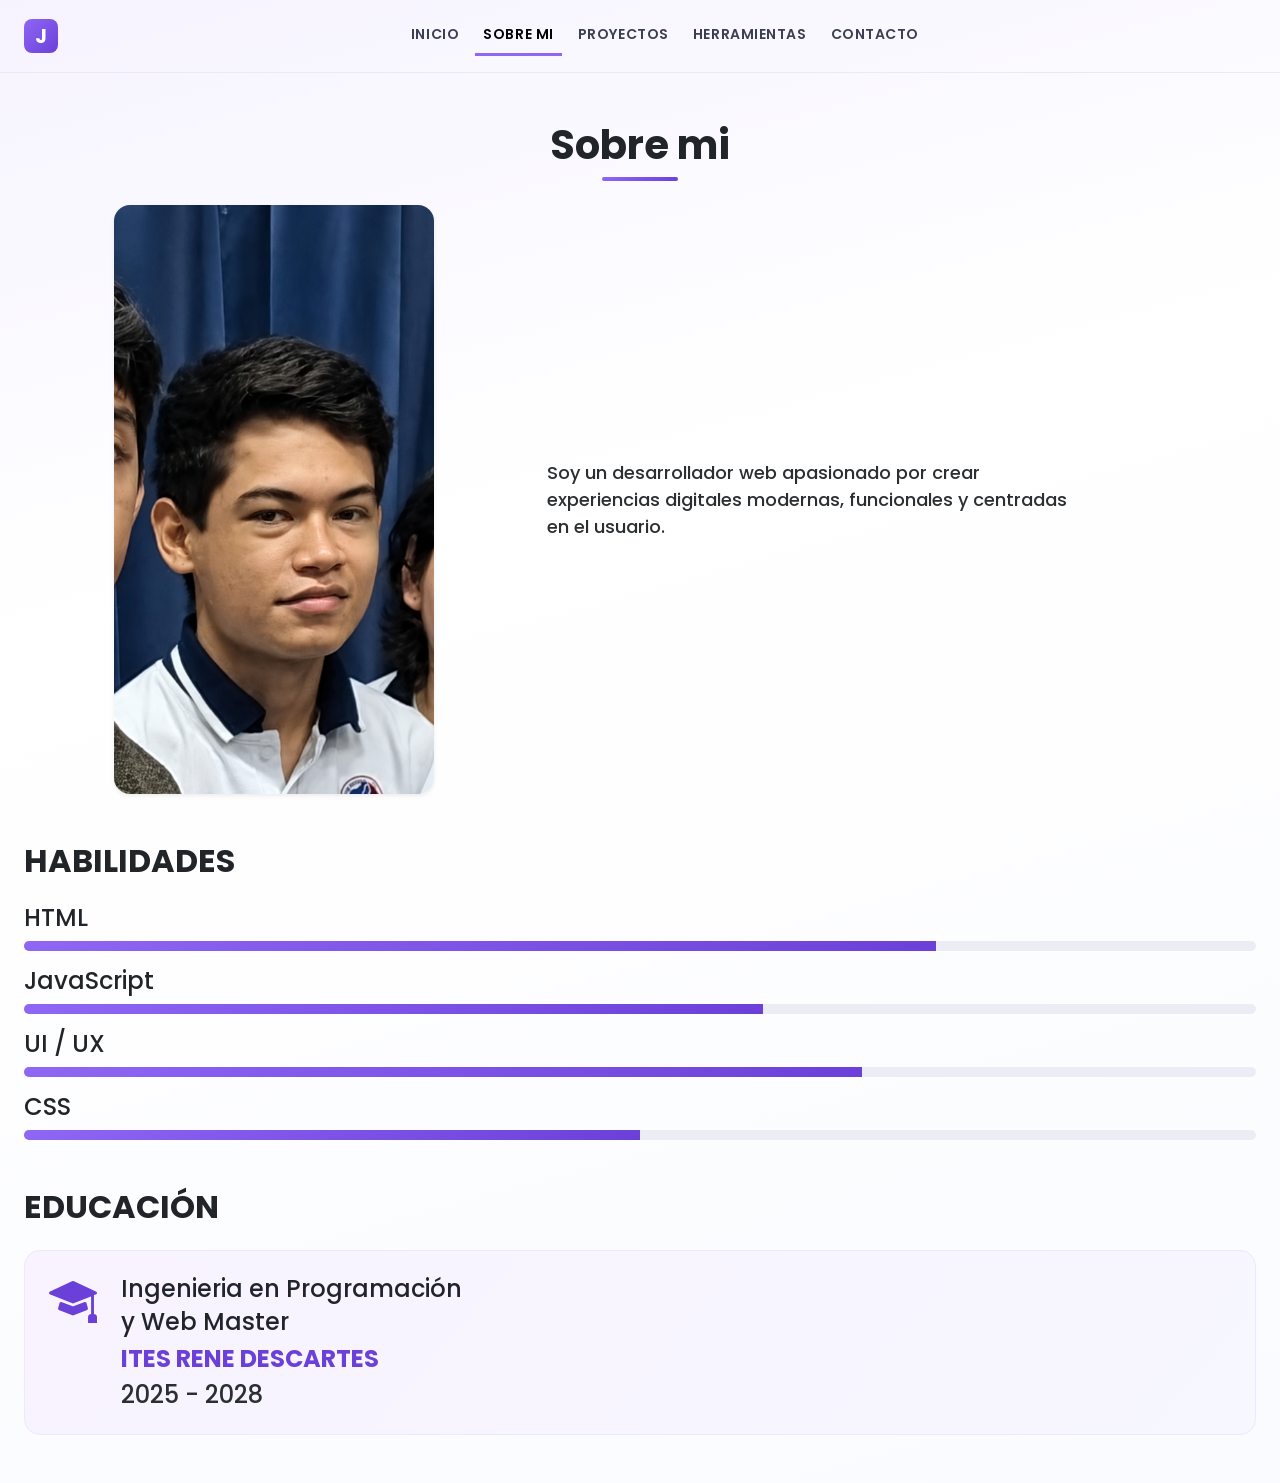
<file: proyecto_final/sobre-mi.html>
<!DOCTYPE html>
<html lang="es">
<head>
	<meta charset="UTF-8">
	<meta name="viewport" content="width=device-width, initial-scale=1.0">
	<title>Sobre mi</title>
	<link href="https://cdn.jsdelivr.net/npm/bootstrap@5.3.8/dist/css/bootstrap.min.css" rel="stylesheet">
	<link rel="stylesheet" href="https://cdn.jsdelivr.net/npm/bootstrap-icons@1.11.3/font/bootstrap-icons.min.css">
	<link rel="stylesheet" href="assets/css/styles.css">
	<link href="https://fonts.googleapis.com/css2?family=Poppins:wght@400;500;600;700;800&display=swap" rel="stylesheet">
</head>
<body>
		<header class="border-bottom border-light-subtle">
			<nav class="navbar navbar-expand-md px-3 px-md-4 py-3">
				<a class="navbar-brand p-0" href="index.html" aria-label="Inicio">
					<span class="brand-initial">J</span>
				</a>
				<button class="navbar-toggler border-0 p-0" type="button" data-bs-toggle="collapse" data-bs-target="#mainNav" aria-controls="mainNav" aria-expanded="false" aria-label="Mostrar menu">
					<span class="navbar-toggler-icon"></span>
				</button>
				<div class="collapse navbar-collapse justify-content-center" id="mainNav">
					<ul class="navbar-nav gap-md-2 text-uppercase fw-semibold small">
						<li class="nav-item"><a class="nav-link" href="index.html">Inicio</a></li>
						<li class="nav-item"><a class="nav-link active" aria-current="page" href="sobre-mi.html">Sobre mi</a></li>
						<li class="nav-item"><a class="nav-link" href="proyecto.html">Proyectos</a></li>
						<li class="nav-item"><a class="nav-link" href="herramientas.html">Herramientas</a></li>
						<li class="nav-item"><a class="nav-link" href="contecto.html">Contacto</a></li>
					</ul>
				</div>
			</nav>
		</header>

		<main class="px-3 px-md-4 py-4 py-md-5">
			<section class="mb-4 mb-md-5">
				<h1 class="text-center fw-bold mb-2">Sobre mi</h1>
				<div class="d-flex justify-content-center mb-4">
					<span class="title-underline"></span>
				</div>

				<div class="row align-items-center g-4">
					<div class="col-12 col-md-5 d-flex justify-content-center">
						<img src="assets/img/foto_personal.PNG" alt="Foto de Jorge" class="img-fluid rounded-4 shadow-sm about-img" loading="lazy" decoding="async">
					</div>
					<div class="col-12 col-md-7">
						<p class="lead fw-medium text-secondary-emphasis mb-0 about-text">
							Soy un desarrollador web apasionado por crear experiencias digitales modernas, funcionales y centradas en el usuario.
						</p>
					</div>
				</div>
			</section>

			<section class="mb-4 mb-md-5">
				<h2 class="h2 fw-bold mb-4">HABILIDADES</h2>

				<div class="mb-3">
					<p class="h4 mb-2">HTML</p>
					<div class="progress rounded-pill" role="progressbar" aria-label="HTML" aria-valuenow="74" aria-valuemin="0" aria-valuemax="100">
						<div class="progress-bar progress-brand" style="width: 74%"></div>
					</div>
				</div>

				<div class="mb-3">
					<p class="h4 mb-2">JavaScript</p>
					<div class="progress rounded-pill" role="progressbar" aria-label="JavaScript" aria-valuenow="60" aria-valuemin="0" aria-valuemax="100">
						<div class="progress-bar progress-brand" style="width: 60%"></div>
					</div>
				</div>

				<div class="mb-3">
					<p class="h4 mb-2">UI / UX</p>
					<div class="progress rounded-pill" role="progressbar" aria-label="UI UX" aria-valuenow="68" aria-valuemin="0" aria-valuemax="100">
						<div class="progress-bar progress-brand" style="width: 68%"></div>
					</div>
				</div>

				<div>
					<p class="h4 mb-2">CSS</p>
					<div class="progress rounded-pill" role="progressbar" aria-label="CSS" aria-valuenow="50" aria-valuemin="0" aria-valuemax="100">
						<div class="progress-bar progress-brand" style="width: 50%"></div>
					</div>
				</div>
			</section>

			<section>
				<h2 class="h2 fw-bold mb-4">EDUCACIÓN</h2>

				<article class="edu-card rounded-4 p-4 d-flex gap-3 gap-md-4 align-items-start">
					<i class="bi bi-mortarboard-fill edu-icon"></i>
					<div>
						<p class="h4 mb-1">Ingenieria en Programación</p>
						<p class="h4 mb-2">y Web Master</p>
						<p class="h4 mb-2 text-primary fw-bold">ITES RENE DESCARTES</p>
						<p class="h4 text-secondary-emphasis mb-0">2025 - 2028</p>
					</div>
				</article>
			</section>
		</main>
	<script src="https://cdn.jsdelivr.net/npm/bootstrap@5.3.8/dist/js/bootstrap.bundle.min.js"></script>
</body>
</html>
</file>
<file: Diagnostico/css/style.css>
:root {
    --primary-color: linear-gradient(to right, #7000da,rgb(0, 100, 139), #ff00aa);
    --titulo: linear-gradient(to right, #383838, rgb(0, 0, 0), #333333);
}
body {
    background: linear-gradient(to right, rgba(153, 0, 255, 0.445), #c300ff85, #c300ff6e);
    color: #000000;
    padding: 1rem;
    text-align: center;
    margin: 0;
    font-family: Arial, sans-serif;
}

.cards-container {
    display: grid;
    grid-template-columns: repeat(auto-fit, minmax(300px, 1fr));
    gap: 20px;
    max-width: 1200px;
    margin: 0 auto;
    padding: 20px 0;
}

.card {
    background: linear-gradient(135deg, rgba(112, 0, 218, 0.2), rgba(255, 0, 170, 0.2));
    border: 2px solid;
    border-image: var(--primary-color) 1;
    border-radius: 10px;
    padding: 20px;
    box-shadow: 0 8px 20px rgba(112, 0, 218, 0.3);
    transition: transform 0.3s ease, box-shadow 0.3s ease;
    text-align: left;
}

.card:hover {
    transform: translateY(-10px);
    box-shadow: 0 12px 30px rgb(0, 96, 160);
}

.card h3 {
    background: var(--primary-color);
    -webkit-background-clip: text;
    -webkit-text-fill-color: transparent;
    background-clip: text;
    margin-top: 0;
    font-size: 1.5rem;
}

.card p {
    color: #000000;
    line-height: 1.6;
    font-size: 0.95rem;
}
.cards {
    background: linear-gradient(135deg, rgba(112, 0, 218, 0.2), rgba(255, 0, 170, 0.2));
    border: 2px solid;
    border-image: var(--titulo) 1;
    border-radius: 10px;
    padding: 20px;
    box-shadow: 0 8px 20px rgba(112, 0, 218, 0.3);
    transition: transform 0.3s ease, box-shadow 0.3s ease;
    text-align: left;
}

.cards:hover {
    transform: translateY(-10px);
    box-shadow: 0 12px 30px rgb(119, 0, 255);
}

.cards h1 {
    text-align: center;
    background: var(--titulo);
    -webkit-background-clip: text;
    -webkit-text-fill-color: transparent;
    background-clip: text;
    margin-top: 0;
    font-size: 1.5rem;
}

.cards p {
    color: #000000;
    line-height: 1.6;
    font-size: 0.95rem;
}

/* Navegación */
.nav{
    display:flex;
    justify-content:space-between;
    align-items:center;
    max-width:1200px;
    margin:0 auto;
    padding:12px 20px;
}
.logo{
    font-weight:700;
    color:#fff;
}
.nav-links{
    list-style:none;
    display:flex;
    gap:16px;
    margin:0;
    padding:0;
}
.nav-links li a{
    color:#fff;
    text-decoration:none;
    padding:6px 10px;
    border-radius:6px;
}
.nav-links li a:hover{
    background:rgba(255,255,255,0.08);
}

/* Hero */
.hero{
    max-width:1000px;
    margin:20px auto;
    padding:30px 20px;
    text-align:center;
}
.hero h1{
    font-size:2rem;
    margin-bottom:12px;
}
.hero p{
    font-size:1rem;
}

/* Contenido */
.contenido{
    max-width:900px;
    margin:20px auto;
    padding:20px;
    text-align:left;
}
.contenido h2{
    margin-top:0;
}

/* Contacto */
.contacto{
    max-width:700px;
    margin:30px auto 60px;
    padding:20px;
    background:linear-gradient(135deg, rgba(255,255,255,0.06), rgba(255,255,255,0.02));
    border-radius:8px;
}
.contact-form{
    display:flex;
    flex-direction:column;
    gap:10px;
}
.contact-form input,
.contact-form textarea{
    padding:10px;
    border-radius:6px;
    border:1px solid rgba(0,0,0,0.15);
    font-size:0.95rem;
}
.contact-form button{
    background:linear-gradient(90deg,#7000da,#ff00aa);
    color:#fff;
    border:none;
    padding:10px 14px;
    border-radius:6px;
    cursor:pointer;
}
.contact-form button:hover{
    opacity:0.95;
}

/* Footer */
footer{
    text-align:center;
    padding:18px 10px;
    margin-top:30px;
}
</file>
<file: proyecto_final/assets/css/styles.css>
:root {
    --bs-primary: #6b40d9;
    --bs-primary-rgb: 107, 64, 217;
    --primary-soft: #8e67f4;
}

body {
    font-family: "Poppins", sans-serif;
    background: linear-gradient(165deg, #f6f3ff 0%, #ffffff 35%, #fafbff 100%);
    min-height: 100vh;
}
/* Personal image in About section */
.about-img {
    width: 100%;
    height: auto;
    max-width: 320px;
    object-fit: cover;
    display: block;
}

@media (min-width: 768px) {
    .about-text {
        font-size: 1.125rem;
    }
}

.site-shell {
    width: min(100%, 980px);
}

.shadow-soft {
    box-shadow: 0 10px 24px rgba(45, 36, 90, 0.08);
}

.brand-initial {
    display: grid;
    place-items: center;
    width: 34px;
    height: 34px;
    border-radius: 8px;
    color: #fff;
    font-weight: 700;
    background: linear-gradient(135deg, var(--primary-soft), var(--bs-primary));
}

.navbar .nav-link {
    color: #3b3f51;
    letter-spacing: 0.04em;
}

.navbar .nav-link.active {
    border-bottom: 3px solid var(--primary-soft);
}

.hero {
    min-height: 320px;
    background:
        radial-gradient(circle at 95% 20%, rgba(117, 85, 235, 0.18) 0 2px, transparent 3px),
        radial-gradient(120% 90% at 76% 110%, rgba(117, 85, 235, 0.1) 10%, rgba(117, 85, 235, 0) 55%),
        linear-gradient(180deg, #f6f2ff 0%, #ffffff 75%);
    background-size: 12px 12px, auto, auto;
    background-position: calc(100% - 42px) 66px, center, center;
}

.btn-brand {
    color: #fff;
    border: 0;
    border-radius: 10px;
    background: linear-gradient(145deg, var(--primary-soft), var(--bs-primary));
    box-shadow: 0 8px 18px rgba(102, 69, 218, 0.3);
}

.btn-brand:hover,
.btn-brand:focus {
    color: #fff;
    background: linear-gradient(145deg, #7f58ee, #5e36cf);
}

.dot {
    width: 10px;
    height: 10px;
    border-radius: 50%;
    background: #d9dce8;
}

.dot.active {
    background: var(--bs-primary);
}

.line {
    width: 76px;
    height: 2px;
    background: #e6e8f0;
}

.title-underline {
    width: 76px;
    height: 4px;
    border-radius: 999px;
    background: linear-gradient(145deg, var(--primary-soft), var(--bs-primary));
}

.skill-icon {
    width: 56px;
    height: 56px;
    border-radius: 10px;
    display: grid;
    place-items: center;
    font-size: 1.35rem;
    font-weight: 700;
    color: var(--bs-primary);
    border: 1px solid #ebddff;
    background: #f7f2ff;
}

.progress {
    height: 10px;
    background: #ecedf4;
}

.progress-brand {
    background: linear-gradient(145deg, var(--primary-soft), var(--bs-primary));
}

.about-avatar {
    width: 180px;
    height: 180px;
    border-radius: 50%;
    display: grid;
    place-items: center;
    background: radial-gradient(circle at 35% 25%, #f7f8ff 0%, #eceef6 70%, #e5e8f2 100%);
    color: #a5acbf;
    font-size: 4rem;
}

.about-text {
    max-width: 540px;
}

.edu-card {
    background: linear-gradient(130deg, #f8f3ff 0%, #f7f7ff 100%);
    border: 1px solid #ede7ff;
}

.edu-icon {
    color: var(--bs-primary);
    font-size: clamp(2.2rem, 4vw, 3rem);
    line-height: 1;
}

@media (min-width: 768px) {
    .hero {
        min-height: 420px;
    }
}

/* Contact page styles */
.contact-card {
    border: 1px solid #efeafc;
}

.contact-input {
    border-radius: 12px;
    background: #fff;
    border: 1px solid #ede7ff;
}

.contact-info {
    background: linear-gradient(130deg, #f8f3ff 0%, #f7f7ff 100%);
    border: 1px solid #ede7ff;
}

.follow-card {
    margin-top: 1rem;
    background: linear-gradient(130deg, #fbf8ff 0%, #f7f7ff 100%);
    border: 1px solid #ede7ff;
}

.social-icon {
    width: 44px;
    height: 44px;
    display: grid;
    place-items: center;
    border-radius: 10px;
    background: #f7f2ff;
    color: var(--bs-primary);
    text-decoration: none;
    border: 1px solid #ebddff;
}

@media (max-width: 767.98px) {
    .contact-card, .contact-info, .follow-card {
        padding-left: 18px;
        padding-right: 18px;
    }
}

/* Tools / skills grid */
.tool-card {
    background: linear-gradient(130deg, #fbf8ff 0%, #f7f7ff 100%);
    border: 1px solid #ede7ff;
    min-height: 110px;
    display: flex;
    flex-direction: column;
    align-items: center;
    justify-content: center;
}

.tool-img {
    width: 48px;
    height: 48px;
    object-fit: contain;
}

.tool-label {
    margin-top: 6px;
    font-size: 0.9rem;
    color: #33333d;
}

@media (min-width: 768px) {
    .tool-card {
        min-height: 120px;
    }
}

/* Projects layout */
.btn-pill {
    border-radius: 999px;
    padding: 0.45rem 1rem;
    border: 1px solid #efe8ff;
    background: #fff;
    color: #444;
}

.btn-pill.active {
    background: linear-gradient(145deg, var(--primary-soft), var(--bs-primary));
    color: #fff;
    border: 0;
    box-shadow: 0 8px 18px rgba(102,69,218,0.12);
}

.project-card {
    min-height: 180px;
    display: flex;
    flex-direction: column;
}

.project-thumb {
    width: 64px;
    height: 64px;
    object-fit: contain;
}

.btn-outline-brand {
    border-radius: 12px;
    border: 2px solid var(--primary-soft);
    color: var(--bs-primary);
    background: transparent;
    padding: 0.6rem 1.25rem;
}

@media (max-width: 575.98px) {
    .project-thumb { width: 48px; height: 48px; }
}
</file>
<file: Segundo_parcial/examen/ejercicio_1/assets/css/style.css>
:root {
--color-primario: #fdfdfd;
--color-secundario: #0023a2a2;
--color-fondo: #d4f4ff;
--color-texto: #000000;
--base-font-size: 1rem;
}

body {
    background-color: var(--color-fondo);
    color: var(--color-texto);
    font-size: var(--base-font-size);
}

.grid-directorio {
    display: grid;
    grid-template-columns: repeat(auto-fit, minmax(250px, 1fr));
    gap: 1rem;
}

.card-usuario {
    display: flex;
    justify-content: center;
    align-items: center;
    background-color: var(--color-primario);
    color: var(--color-texto);
    padding: 1rem;
    border-radius: 0.5rem;
}

img {
    max-width: 40%;
    height: auto;
}

@media (max-width: 480px) {
    .grid-directorio {
        grid-template-columns: 1fr;
    }
    /*se utilizo para que los elementos se muestren en una sola columna en dispositivos moviles */
}

@media (min-width: 769px) {
    .grid-directorio {
        grid-template-columns: repeat(auto-fit, minmax(200px, 1fr));
    }
    /*se utilizo para que los elementos se muestren en dos columnas en dispositivos medianos */
}

@media (min-width: 1200px) {
    .grid-directorio {
        grid-template-columns: repeat(auto-fit, minmax(250px, 1fr));
    }
    /*se utilizo para que los elementos se muestren en cuatro columnas en dispositivos grandes */
}
</file>
<file: Segundo_parcial/examen/ejercicio_2/assets/css/style.css>
#boton {
    background-color: #4CAF50;

}
</file>
